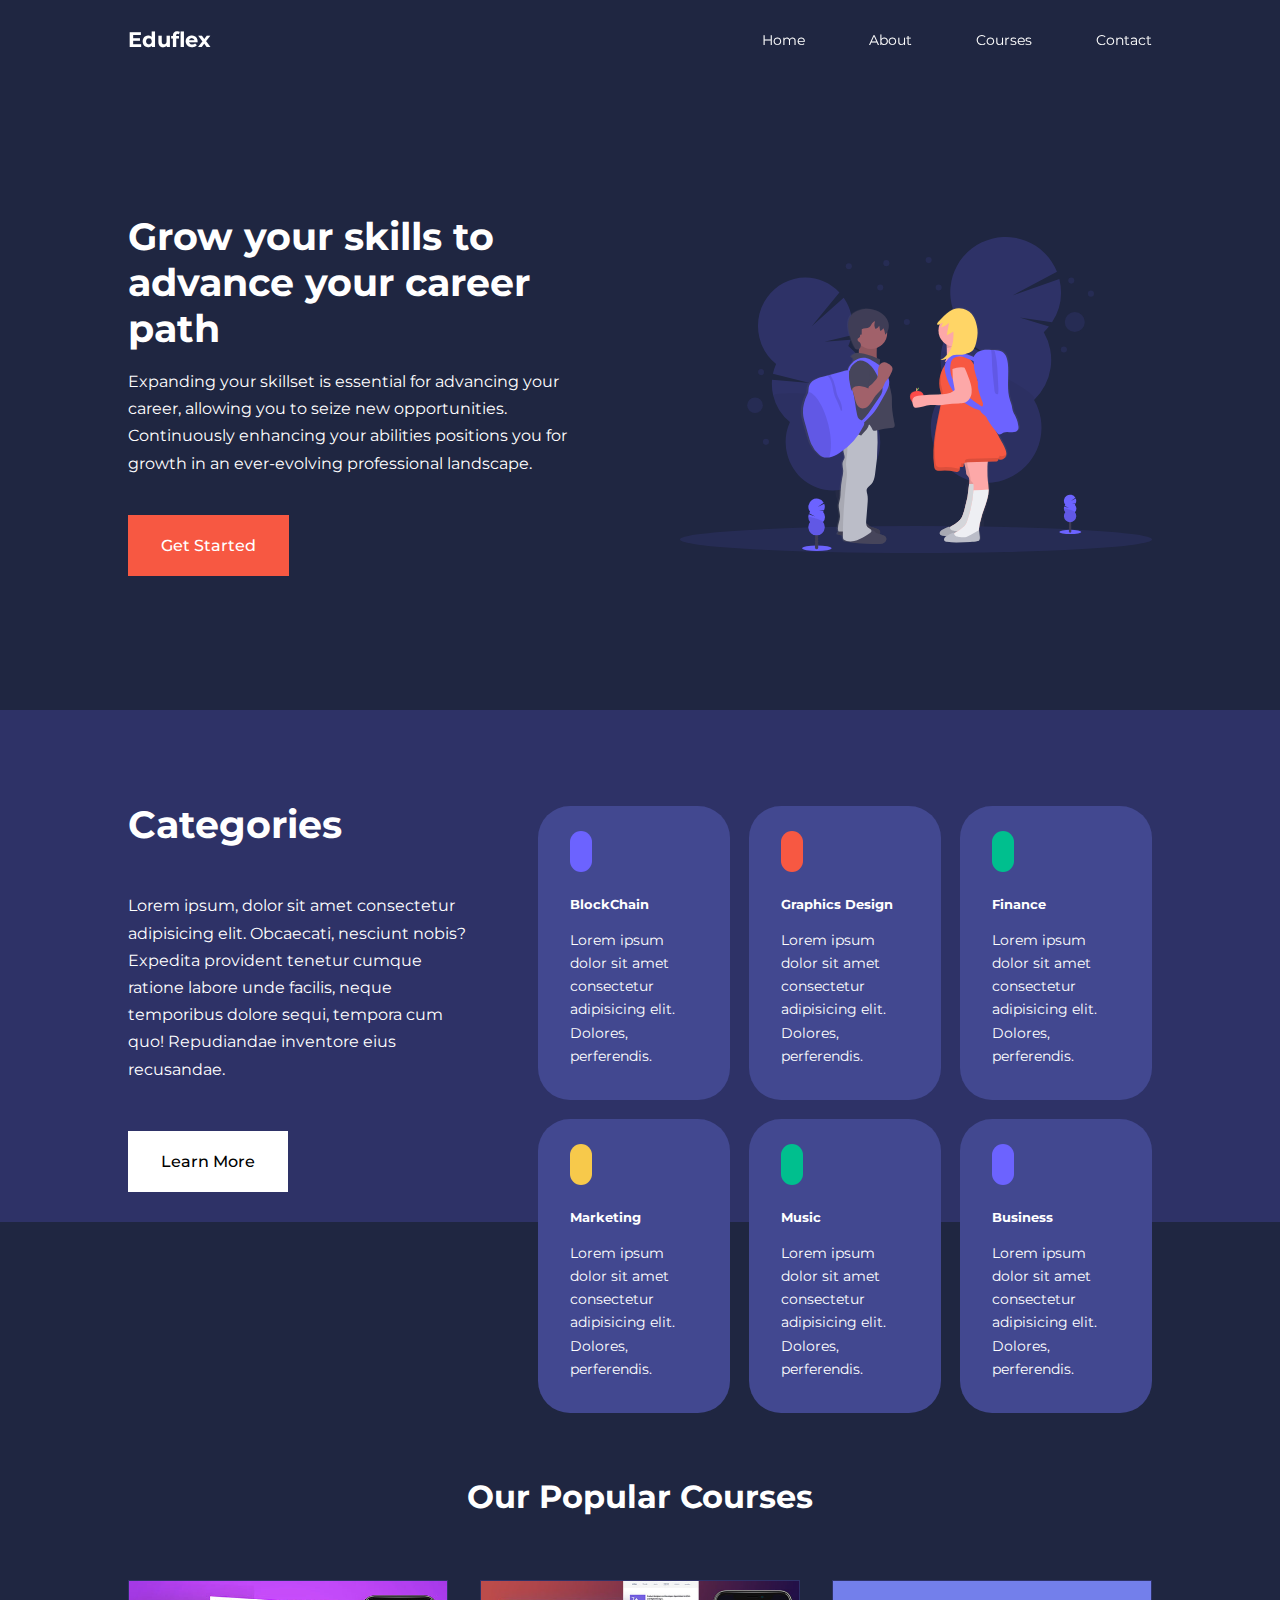
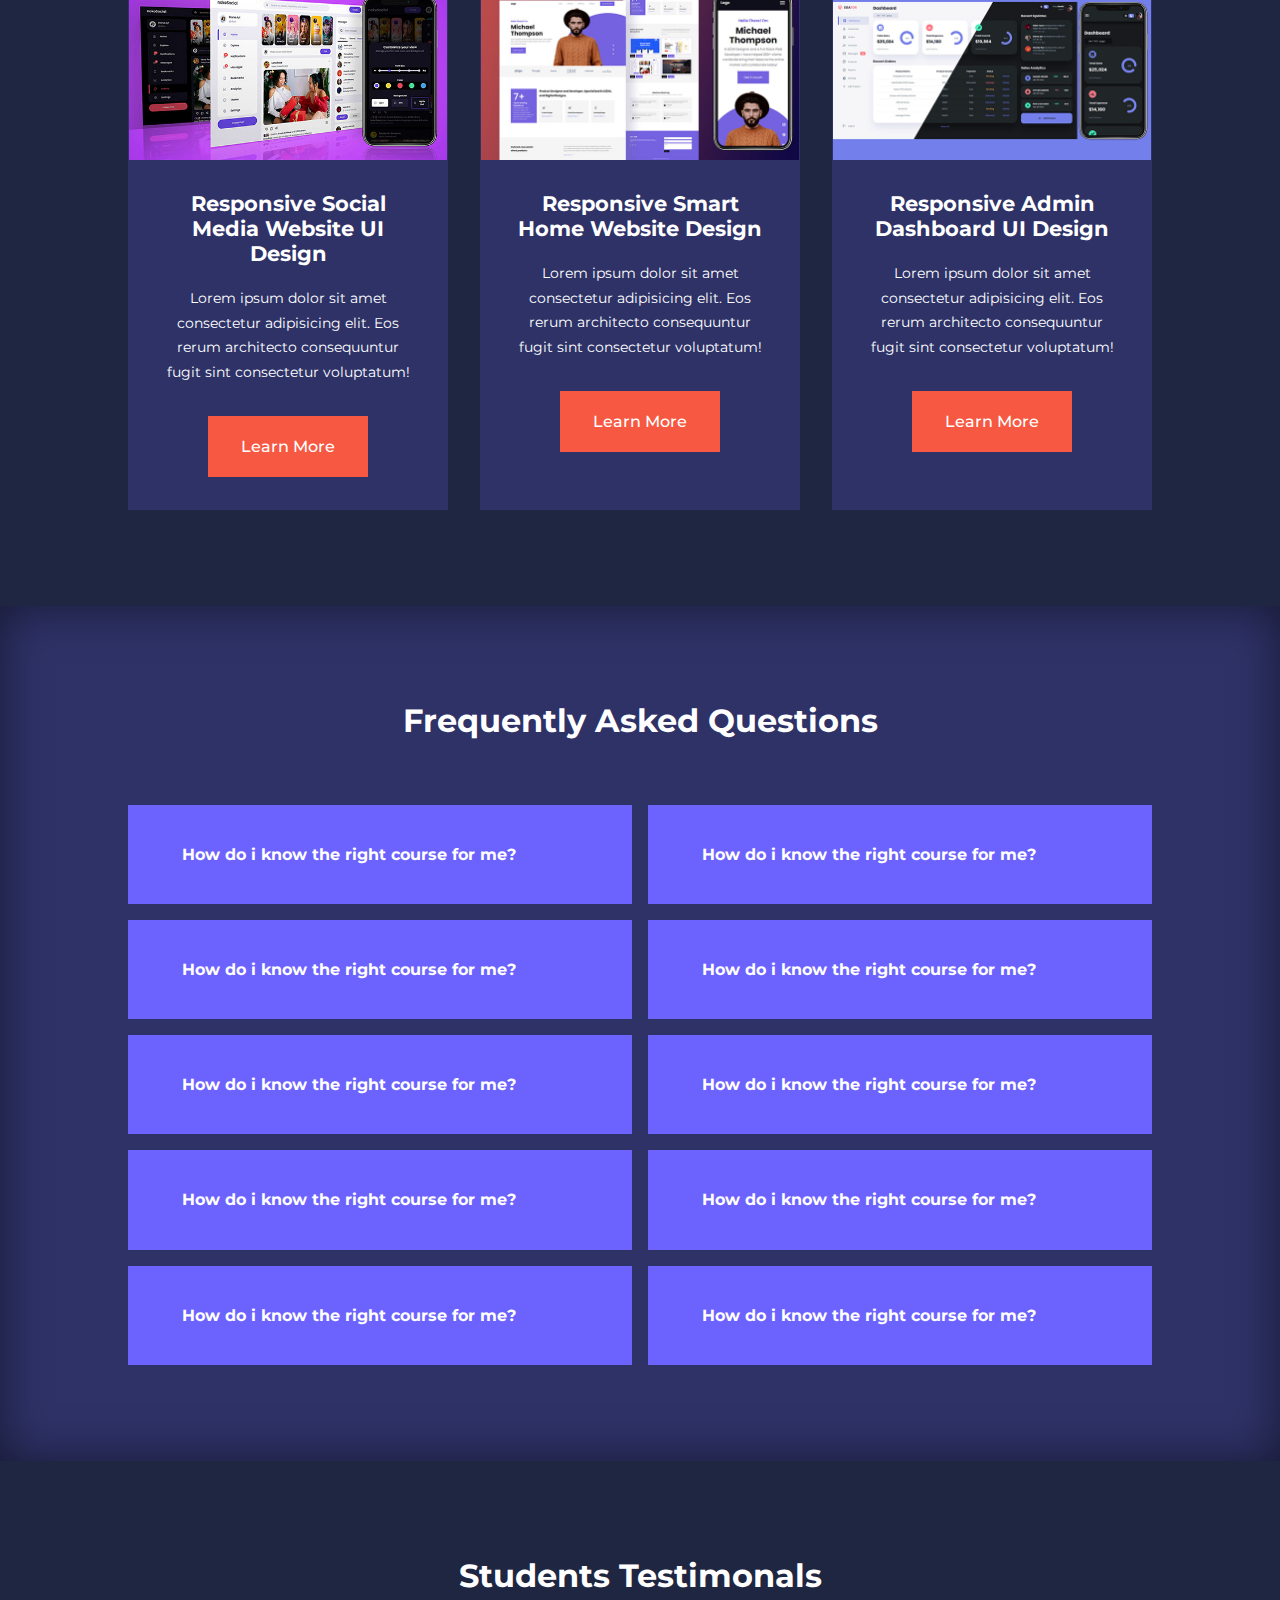
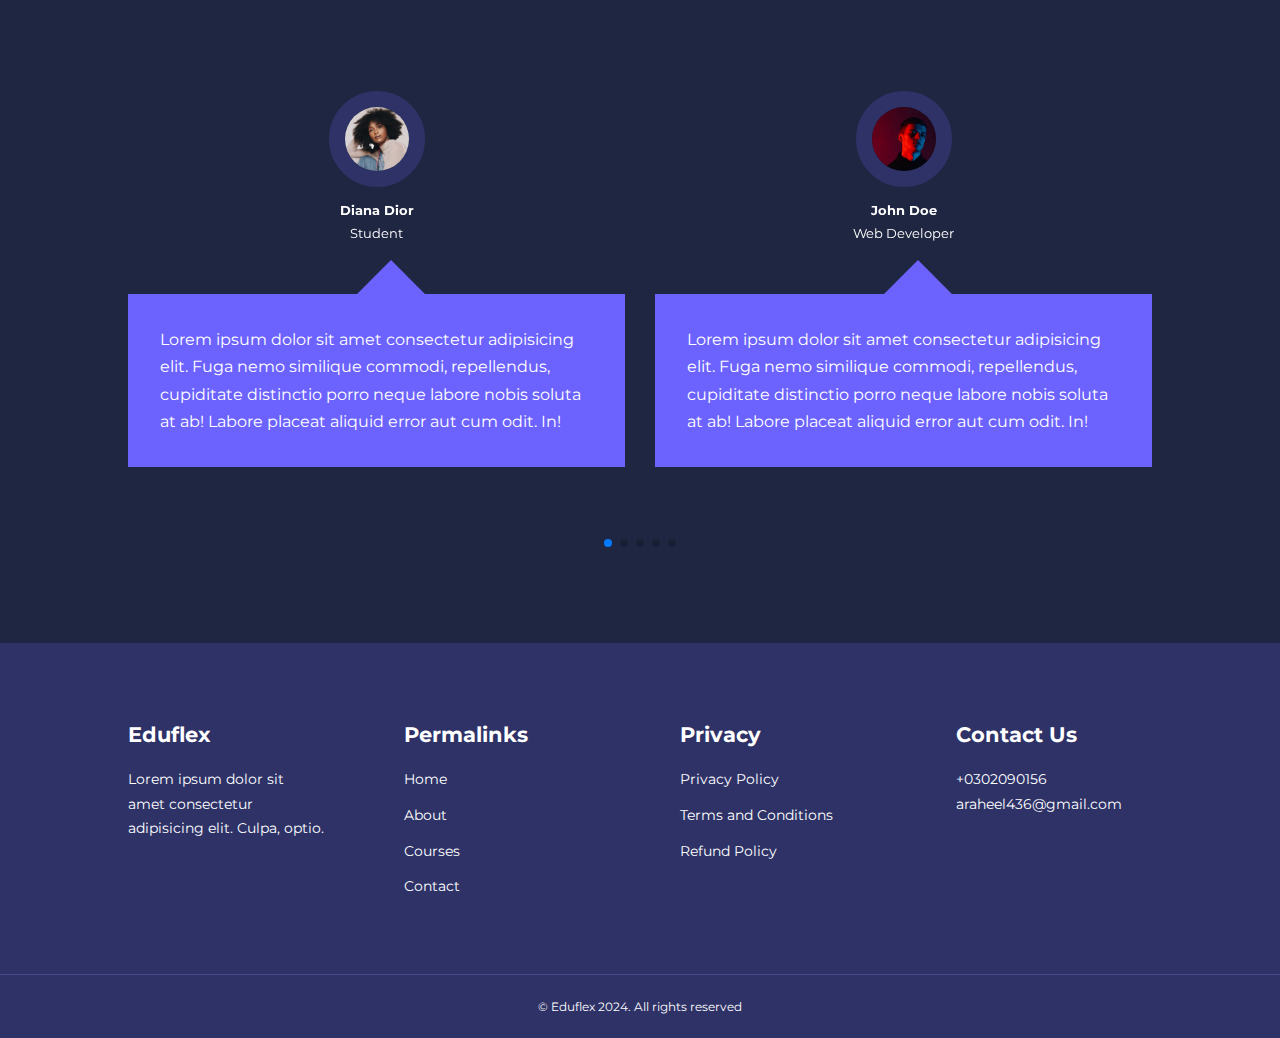
<file: index.html>
<!DOCTYPE html>
<html lang="en">
  <head>
    <meta charset="UTF-8" />
    <meta name="viewport" content="width=device-width, initial-scale=1.0" />
    <title>Education Website</title>
    <link rel="stylesheet" href="./css/style.css" />
    <!-- fontawesome cdn -->
    <link
      rel="stylesheet"
      href="https://cdnjs.cloudflare.com/ajax/libs/font-awesome/6.6.0/css/all.min.css"
      integrity="sha512-Kc323vGBEqzTmouAECnVceyQqyqdsSiqLQISBL29aUW4U/M7pSPA/gEUZQqv1cwx4OnYxTxve5UMg5GT6L4JJg=="
      crossorigin="anonymous"
      referrerpolicy="no-referrer"
    />
    <!-- Google fonts Montserrat -->
    <link rel="preconnect" href="https://fonts.googleapis.com" />
    <link rel="preconnect" href="https://fonts.gstatic.com" crossorigin />
    <link
      href="https://fonts.googleapis.com/css2?family=Montserrat:ital,wght@0,100..900;1,100..900&display=swap"
      rel="stylesheet"
    />
    <!-- Swiper JS Cdn -->
    <link
      rel="stylesheet"
      href="https://cdn.jsdelivr.net/npm/swiper@11/swiper-bundle.min.css"
    />
  </head>
  <body>
    <!-- Navbar start -->
    <nav>
      <div class="container nav__container">
        <a href="index.html"><h4>Eduflex</h4></a>
        <ul class="nav__menu">
          <li><a href="index.html">Home</a></li>
          <li><a href="./pages/about.html">About</a></li>
          <li><a href="./pages/courses.html">Courses</a></li>
          <li><a href="./pages/contact.html">Contact</a></li>
        </ul>
        <button id="open-menu-btn">
          <i class="fa-solid fa-bars"></i>
        </button>
        <button id="close-menu-btn">
          <i class="fa-solid fa-xmark"></i>
        </button>
      </div>
    </nav>
    <!-- Navbar end -->

    <header>
      <div class="container header__container">
        <div class="header__left">
          <h1>Grow your skills to advance your career path</h1>
          <p>
            Expanding your skillset is essential for advancing your career,
            allowing you to seize new opportunities. Continuously enhancing your
            abilities positions you for growth in an ever-evolving professional
            landscape.
          </p>
          <a href="./pages/courses.html" class="btn btn-primary">Get Started</a>
        </div>
        <div class="header__right">
          <div class="header__right-image">
            <img
              src="./images/header.svg"
              alt="header image"
              draggable="false"
            />
          </div>
        </div>
      </div>
    </header>
    <!-- Header end -->

    <section class="categories">
      <div class="container categories__container">
        <div class="categories__left">
          <h1>Categories</h1>
          <p>
            Lorem ipsum, dolor sit amet consectetur adipisicing elit. Obcaecati,
            nesciunt nobis? Expedita provident tenetur cumque ratione labore
            unde facilis, neque temporibus dolore sequi, tempora cum quo!
            Repudiandae inventore eius recusandae.
          </p>
          <a href="#" class="btn">Learn More</a>
        </div>
        <div class="categories__right">
          <article class="category">
            <span class="category__icon"
              ><i class="fa-brands fa-bitcoin"></i
            ></span>
            <h5>BlockChain</h5>
            <p>
              Lorem ipsum dolor sit amet consectetur adipisicing elit. Dolores,
              perferendis.
            </p>
          </article>
          <article class="category">
            <span class="category__icon"
              ><i class="fa-solid fa-palette"></i
            ></span>
            <h5>Graphics Design</h5>
            <p>
              Lorem ipsum dolor sit amet consectetur adipisicing elit. Dolores,
              perferendis.
            </p>
          </article>
          <article class="category">
            <span class="category__icon"
              ><i class="fa-solid fa-coins"></i
            ></span>
            <h5>Finance</h5>
            <p>
              Lorem ipsum dolor sit amet consectetur adipisicing elit. Dolores,
              perferendis.
            </p>
          </article>
          <article class="category">
            <span class="category__icon"
              ><i class="fa-solid fa-bullhorn"></i
            ></span>
            <h5>Marketing</h5>
            <p>
              Lorem ipsum dolor sit amet consectetur adipisicing elit. Dolores,
              perferendis.
            </p>
          </article>
          <article class="category">
            <span class="category__icon"
              ><i class="fa-solid fa-music"></i
            ></span>
            <h5>Music</h5>
            <p>
              Lorem ipsum dolor sit amet consectetur adipisicing elit. Dolores,
              perferendis.
            </p>
          </article>
          <article class="category">
            <span class="category__icon"
              ><i class="fa-solid fa-briefcase"></i
            ></span>
            <h5>Business</h5>
            <p>
              Lorem ipsum dolor sit amet consectetur adipisicing elit. Dolores,
              perferendis.
            </p>
          </article>
        </div>
      </div>
    </section>
    <!-- Categories end -->

    <section class="courses">
      <h2>Our Popular Courses</h2>
      <div class="container courses__container">
        <article class="course">
          <div class="course__image">
            <img src="./images/course1.jpg" alt="Course " />
          </div>
          <div class="course__info">
            <h4>Responsive Social Media Website UI Design</h4>
            <p>
              Lorem ipsum dolor sit amet consectetur adipisicing elit. Eos rerum
              architecto consequuntur fugit sint consectetur voluptatum!
            </p>
            <a href="./pages/courses.html" class="btn btn-primary"
              >Learn More</a
            >
          </div>
        </article>
        <article class="course">
          <div class="course__image">
            <img src="./images/course2.jpg" alt="Course " />
          </div>
          <div class="course__info">
            <h4>Responsive Smart Home Website Design</h4>
            <p>
              Lorem ipsum dolor sit amet consectetur adipisicing elit. Eos rerum
              architecto consequuntur fugit sint consectetur voluptatum!
            </p>
            <a href="./pages/courses.html" class="btn btn-primary"
              >Learn More</a
            >
          </div>
        </article>
        <article class="course">
          <div class="course__image">
            <img src="./images/course3.jpg" alt="Course " />
          </div>
          <div class="course__info">
            <h4>Responsive Admin Dashboard UI Design</h4>
            <p>
              Lorem ipsum dolor sit amet consectetur adipisicing elit. Eos rerum
              architecto consequuntur fugit sint consectetur voluptatum!
            </p>
            <a href="./pages/courses.html" class="btn btn-primary"
              >Learn More</a
            >
          </div>
        </article>
      </div>
    </section>
    <!-- Popular Courses end -->

    <section class="faqs">
      <h2>Frequently Asked Questions</h2>
      <div class="container faqs__container">
        <article class="faq">
          <div class="faq__icon">
            <i class="fa-solid fa-plus"></i>
          </div>
          <div class="question__answer">
            <h4>How do i know the right course for me?</h4>
            <p>
              Lorem ipsum dolor, sit amet consectetur adipisicing elit. Aut
              nobis delectus fuga doloremque, sapiente nisi soluta molestiae
              perspiciatis? Modi incidunt laudantium nobis, sint quos fuga
              repudiandae dolorum ut at dolores.
            </p>
          </div>
        </article>
        <article class="faq">
          <div class="faq__icon">
            <i class="fa-solid fa-plus"></i>
          </div>
          <div class="question__answer">
            <h4>How do i know the right course for me?</h4>
            <p>
              Lorem ipsum dolor, sit amet consectetur adipisicing elit. Aut
              nobis delectus fuga doloremque, sapiente nisi soluta molestiae
              perspiciatis? Modi incidunt laudantium nobis, sint quos fuga
              repudiandae dolorum ut at dolores.
            </p>
          </div>
        </article>
        <article class="faq">
          <div class="faq__icon">
            <i class="fa-solid fa-plus"></i>
          </div>
          <div class="question__answer">
            <h4>How do i know the right course for me?</h4>
            <p>
              Lorem ipsum dolor, sit amet consectetur adipisicing elit. Aut
              nobis delectus fuga doloremque, sapiente nisi soluta molestiae
              perspiciatis? Modi incidunt laudantium nobis, sint quos fuga
              repudiandae dolorum ut at dolores.
            </p>
          </div>
        </article>
        <article class="faq">
          <div class="faq__icon">
            <i class="fa-solid fa-plus"></i>
          </div>
          <div class="question__answer">
            <h4>How do i know the right course for me?</h4>
            <p>
              Lorem ipsum dolor, sit amet consectetur adipisicing elit. Aut
              nobis delectus fuga doloremque, sapiente nisi soluta molestiae
              perspiciatis? Modi incidunt laudantium nobis, sint quos fuga
              repudiandae dolorum ut at dolores.
            </p>
          </div>
        </article>
        <article class="faq">
          <div class="faq__icon">
            <i class="fa-solid fa-plus"></i>
          </div>
          <div class="question__answer">
            <h4>How do i know the right course for me?</h4>
            <p>
              Lorem ipsum dolor, sit amet consectetur adipisicing elit. Aut
              nobis delectus fuga doloremque, sapiente nisi soluta molestiae
              perspiciatis? Modi incidunt laudantium nobis, sint quos fuga
              repudiandae dolorum ut at dolores.
            </p>
          </div>
        </article>
        <article class="faq">
          <div class="faq__icon">
            <i class="fa-solid fa-plus"></i>
          </div>
          <div class="question__answer">
            <h4>How do i know the right course for me?</h4>
            <p>
              Lorem ipsum dolor, sit amet consectetur adipisicing elit. Aut
              nobis delectus fuga doloremque, sapiente nisi soluta molestiae
              perspiciatis? Modi incidunt laudantium nobis, sint quos fuga
              repudiandae dolorum ut at dolores.
            </p>
          </div>
        </article>
        <article class="faq">
          <div class="faq__icon">
            <i class="fa-solid fa-plus"></i>
          </div>
          <div class="question__answer">
            <h4>How do i know the right course for me?</h4>
            <p>
              Lorem ipsum dolor, sit amet consectetur adipisicing elit. Aut
              nobis delectus fuga doloremque, sapiente nisi soluta molestiae
              perspiciatis? Modi incidunt laudantium nobis, sint quos fuga
              repudiandae dolorum ut at dolores.
            </p>
          </div>
        </article>
        <article class="faq">
          <div class="faq__icon">
            <i class="fa-solid fa-plus"></i>
          </div>
          <div class="question__answer">
            <h4>How do i know the right course for me?</h4>
            <p>
              Lorem ipsum dolor, sit amet consectetur adipisicing elit. Aut
              nobis delectus fuga doloremque, sapiente nisi soluta molestiae
              perspiciatis? Modi incidunt laudantium nobis, sint quos fuga
              repudiandae dolorum ut at dolores.
            </p>
          </div>
        </article>
        <article class="faq">
          <div class="faq__icon">
            <i class="fa-solid fa-plus"></i>
          </div>
          <div class="question__answer">
            <h4>How do i know the right course for me?</h4>
            <p>
              Lorem ipsum dolor, sit amet consectetur adipisicing elit. Aut
              nobis delectus fuga doloremque, sapiente nisi soluta molestiae
              perspiciatis? Modi incidunt laudantium nobis, sint quos fuga
              repudiandae dolorum ut at dolores.
            </p>
          </div>
        </article>
        <article class="faq">
          <div class="faq__icon">
            <i class="fa-solid fa-plus"></i>
          </div>
          <div class="question__answer">
            <h4>How do i know the right course for me?</h4>
            <p>
              Lorem ipsum dolor, sit amet consectetur adipisicing elit. Aut
              nobis delectus fuga doloremque, sapiente nisi soluta molestiae
              perspiciatis? Modi incidunt laudantium nobis, sint quos fuga
              repudiandae dolorum ut at dolores.
            </p>
          </div>
        </article>
      </div>
    </section>
    <!-- Faqs end -->

    <!-- This parent is having a mySwiper class(Swiper Js) -->
    <section class="container testimonials__container mySwiper">
      <h2>Students Testimonals</h2>
      <!-- The parent is having a swiper-wrapper class(Swiper Js) -->
      <div class="swiper-wrapper">
        <!-- Each testimonial is having a swiper-slide class(Swiper Js) -->
        <article class="testimonial swiper-slide">
          <div class="avatar">
            <img src="./images/avatar1.jpg" alt="avatar" />
          </div>
          <div class="testimonial__info">
            <h5>Diana Dior</h5>
            <small>Student</small>
          </div>
          <div class="testimonial__body">
            <p>
              Lorem ipsum dolor sit amet consectetur adipisicing elit. Fuga nemo
              similique commodi, repellendus, cupiditate distinctio porro neque
              labore nobis soluta at ab! Labore placeat aliquid error aut cum
              odit. In!
            </p>
          </div>
        </article>
        <article class="testimonial swiper-slide">
          <div class="avatar">
            <img src="./images/avatar2.jpg" alt="avatar" />
          </div>
          <div class="testimonial__info">
            <h5>John Doe</h5>
            <small>Web Developer</small>
          </div>
          <div class="testimonial__body">
            <p>
              Lorem ipsum dolor sit amet consectetur adipisicing elit. Fuga nemo
              similique commodi, repellendus, cupiditate distinctio porro neque
              labore nobis soluta at ab! Labore placeat aliquid error aut cum
              odit. In!
            </p>
          </div>
        </article>
        <article class="testimonial swiper-slide">
          <div class="avatar">
            <img src="./images/avatar3.jpg" alt="avatar" />
          </div>
          <div class="testimonial__info">
            <h5>Paul walker</h5>
            <small>Student</small>
          </div>
          <div class="testimonial__body">
            <p>
              Lorem ipsum dolor sit amet consectetur adipisicing elit. Fuga nemo
              similique commodi, repellendus, cupiditate distinctio porro neque
              labore nobis soluta at ab! Labore placeat aliquid error aut cum
              odit. In!
            </p>
          </div>
        </article>
        <article class="testimonial swiper-slide">
          <div class="avatar">
            <img src="./images/avatar4.jpg" alt="avatar" />
          </div>
          <div class="testimonial__info">
            <h5>Ayzel khan</h5>
            <small>Student</small>
          </div>
          <div class="testimonial__body">
            <p>
              Lorem ipsum dolor sit amet consectetur adipisicing elit. Fuga nemo
              similique commodi, repellendus, cupiditate distinctio porro neque
              labore nobis soluta at ab! Labore placeat aliquid error aut cum
              odit. In!
            </p>
          </div>
        </article>
        <article class="testimonial swiper-slide">
          <div class="avatar">
            <img src="./images/avatar5.jpg" alt="avatar" />
          </div>
          <div class="testimonial__info">
            <h5>Katia vandeze</h5>
            <small>Lawyer</small>
          </div>
          <div class="testimonial__body">
            <p>
              Lorem ipsum dolor sit amet consectetur adipisicing elit. Fuga nemo
              similique commodi, repellendus, cupiditate distinctio porro neque
              labore nobis soluta at ab! Labore placeat aliquid error aut cum
              odit. In!
            </p>
          </div>
        </article>
        <article class="testimonial swiper-slide">
          <div class="avatar">
            <img src="./images/avatar6.jpg" alt="avatar" />
          </div>
          <div class="testimonial__info">
            <h5>Scarlet Johanson</h5>
            <small>Actor</small>
          </div>
          <div class="testimonial__body">
            <p>
              Lorem ipsum dolor sit amet consectetur adipisicing elit. Fuga nemo
              similique commodi, repellendus, cupiditate distinctio porro neque
              labore nobis soluta at ab! Labore placeat aliquid error aut cum
              odit. In!
            </p>
          </div>
        </article>
      </div>
      <div class="swiper-pagination"></div>
    </section>
    <!-- Testimonials end -->

    <footer>
      <div class="container footer__container">
        <div class="footer__1">
          <a href="index.html" class="footer__logo"><h4>Eduflex</h4></a>
          <p>
            Lorem ipsum dolor sit amet consectetur adipisicing elit. Culpa,
            optio.
          </p>
        </div>
        <div class="footer__2">
          <h4>Permalinks</h4>
          <ul class="permalinks">
            <li><a href="index.html">Home</a></li>
            <li><a href="./pages/about.html">About</a></li>
            <li><a href="./pages/courses.html">Courses</a></li>
            <li><a href="./pages/contact.html">Contact</a></li>
          </ul>
        </div>
        <div class="footer__3">
          <h4>Privacy</h4>
          <ul class="privacy">
            <li><a href="#">Privacy Policy</a></li>
            <li><a href="#">Terms and Conditions</a></li>
            <li><a href="#">Refund Policy</a></li>
          </ul>
        </div>
        <div class="footer__4">
          <h4>Contact Us</h4>
          <div>
            <p>+0302090156</p>
            <p>araheel436@gmail.com</p>
          </div>
          <ul class="footer__socials">
            <li>
              <a href="#"><i class="fa-brands fa-facebook"></i></a>
            </li>
            <li>
              <a href="#"><i class="fa-brands fa-instagram"></i></a>
            </li>
            <li>
              <a href="#"><i class="fa-brands fa-twitter"></i></a>
            </li>
            <li>
              <a href="#"><i class="fa-brands fa-linkedin"></i></a>
            </li>
          </ul>
        </div>
      </div>
      <div class="footer__copyright">
        <small>&copy; Eduflex 2024. All rights reserved</small>
      </div>
    </footer>
    <!-- Footer end -->

    <!-- Swiper JS -->
    <script src="https://cdn.jsdelivr.net/npm/swiper@11/swiper-bundle.min.js"></script>
    <!-- JS Script -->
    <script src="./scripts/script.js"></script>
    <!-- For testimonial since it is only on home page -->
    <script>
      var swiper = new Swiper(".mySwiper", {
        slidesPerView: 1,
        spaceBetween: 30,
        pagination: {
          el: ".swiper-pagination",
          clickable: true,
        },
        // when screen width is >= 600px
        breakpoints: {
          600: {
            slidesPerView: 2,
          },
        },
      });
    </script>
  </body>
</html>
</file>
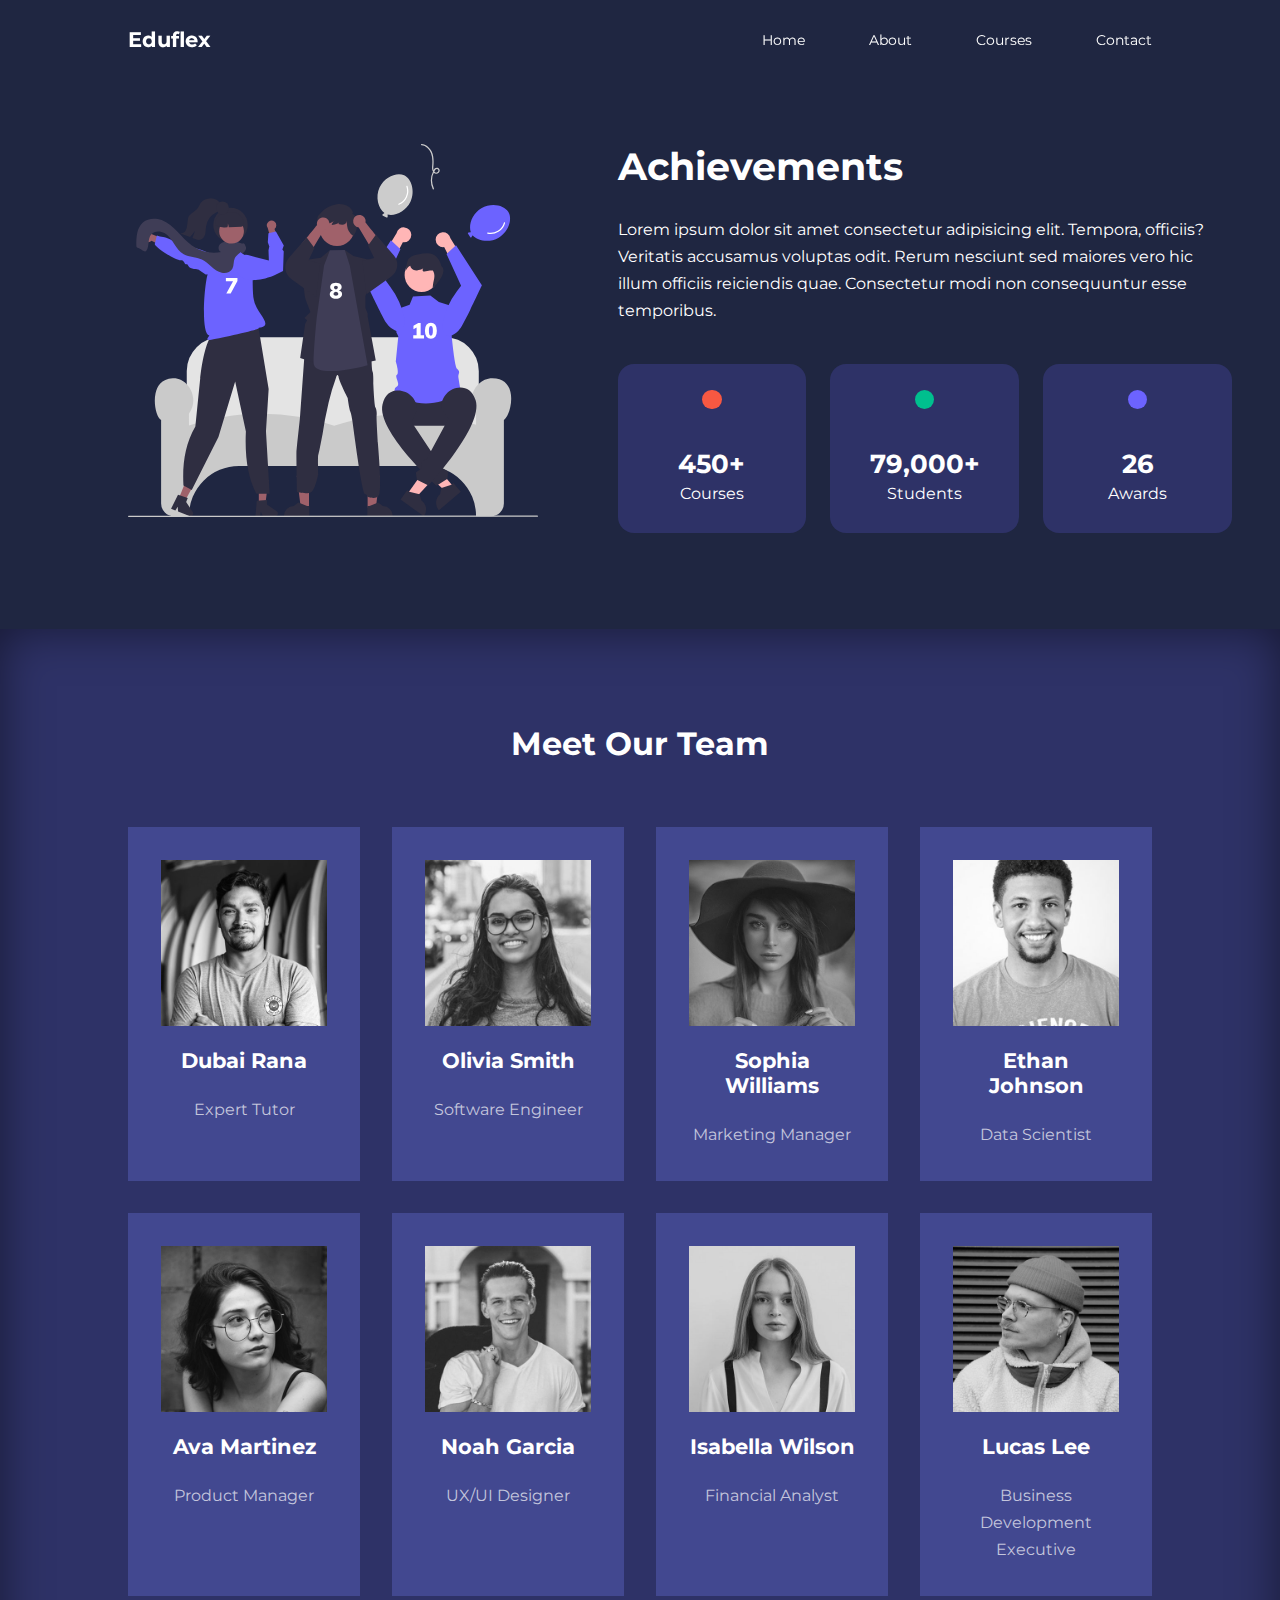
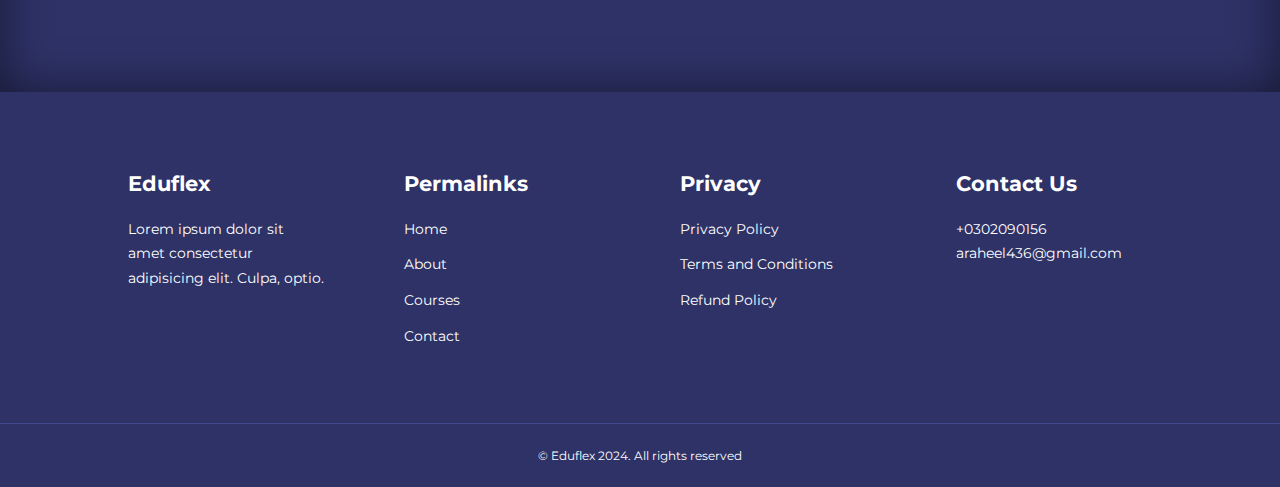
<file: pages/about.html>
<!DOCTYPE html>
<html lang="en">
  <head>
    <meta charset="UTF-8" />
    <meta name="viewport" content="width=device-width, initial-scale=1.0" />
    <title>Education Website</title>
    <!-- css files -->
    <link rel="stylesheet" href="../css/style.css" />
    <link rel="stylesheet" href="../css/about.css" />
    <!-- fontawesome cdn -->
    <link
      rel="stylesheet"
      href="https://cdnjs.cloudflare.com/ajax/libs/font-awesome/6.6.0/css/all.min.css"
      integrity="sha512-Kc323vGBEqzTmouAECnVceyQqyqdsSiqLQISBL29aUW4U/M7pSPA/gEUZQqv1cwx4OnYxTxve5UMg5GT6L4JJg=="
      crossorigin="anonymous"
      referrerpolicy="no-referrer"
    />
    <!-- Google fonts Montserrat -->
    <link rel="preconnect" href="https://fonts.googleapis.com" />
    <link rel="preconnect" href="https://fonts.gstatic.com" crossorigin />
    <link
      href="https://fonts.googleapis.com/css2?family=Montserrat:ital,wght@0,100..900;1,100..900&display=swap"
      rel="stylesheet"
    />
    <!-- Swiper JS Cdn -->
    <link
      rel="stylesheet"
      href="https://cdn.jsdelivr.net/npm/swiper@11/swiper-bundle.min.css"
    />
  </head>
  <body>
    <!-- Navbar start -->
    <nav>
      <div class="container nav__container">
        <a href="../index.html"><h4>Eduflex</h4></a>
        <ul class="nav__menu">
          <li><a href="../index.html">Home</a></li>
          <li><a href="../pages/about.html">About</a></li>
          <li><a href="../pages/courses.html">Courses</a></li>
          <li><a href="../pages/contact.html">Contact</a></li>
        </ul>
        <button id="open-menu-btn">
          <i class="fa-solid fa-bars"></i>
        </button>
        <button id="close-menu-btn">
          <i class="fa-solid fa-xmark"></i>
        </button>
      </div>
    </nav>
    <!-- Navbar end -->

    <section class="about__achievements">
      <div class="container about__achievements-container">
        <div class="about__achievements-left">
          <img
            src="../images/about achievements.svg"
            alt=""
            draggable="false"
          />
        </div>
        <div class="about__achievements-right">
          <h1>Achievements</h1>
          <p>
            Lorem ipsum dolor sit amet consectetur adipisicing elit. Tempora,
            officiis? Veritatis accusamus voluptas odit. Rerum nesciunt sed
            maiores vero hic illum officiis reiciendis quae. Consectetur modi
            non consequuntur esse temporibus.
          </p>
          <div class="achievements__cards">
            <article class="achievement__card">
              <span class="achievement__icon">
                <i class="fa-solid fa-video"></i>
              </span>
              <h3>450+</h3>
              <p>Courses</p>
            </article>
            <article class="achievement__card">
              <span class="achievement__icon">
                <i class="fa-solid fa-user-group"></i>
              </span>
              <h3>79,000+</h3>
              <p>Students</p>
            </article>
            <article class="achievement__card">
              <span class="achievement__icon">
                <i class="fa-solid fa-trophy"></i>
              </span>
              <h3>26</h3>
              <p>Awards</p>
            </article>
          </div>
        </div>
      </div>
    </section>
    <!-- About achievements end -->

    <section class="team">
      <h2>Meet Our Team</h2>
      <div class="container team__container">
        <article class="team__member">
          <div class="team__member-image">
            <img src="../images/tm1.jpg" alt="" />
          </div>
          <div class="team__member-info">
            <h4>Dubai Rana</h4>
            <p>Expert Tutor</p>
          </div>
          <div class="team__member-socials">
            <a href="https://www.instagram.com" target="_blank"
              ><i class="fa-brands fa-instagram"></i
            ></a>
            <a href="https://www.x.com" target="_blank"
              ><i class="fa-brands fa-twitter"></i
            ></a>
            <a href="https://www.linkedin.com" target="_blank"
              ><i class="fa-brands fa-linkedin"></i
            ></a>
          </div>
        </article>
        <article class="team__member">
          <div class="team__member-image">
            <img src="../images/tm2.jpg" alt="" />
          </div>
          <div class="team__member-info">
            <h4>Olivia Smith</h4>
            <p>Software Engineer</p>
          </div>
          <div class="team__member-socials">
            <a href="https://www.instagram.com" target="_blank"
              ><i class="fa-brands fa-instagram"></i
            ></a>
            <a href="https://www.x.com" target="_blank"
              ><i class="fa-brands fa-twitter"></i
            ></a>
            <a href="https://www.linkedin.com" target="_blank"
              ><i class="fa-brands fa-linkedin"></i
            ></a>
          </div>
        </article>
        <article class="team__member">
          <div class="team__member-image">
            <img src="../images/tm3.jpg" alt="" />
          </div>
          <div class="team__member-info">
            <h4>Sophia Williams</h4>
            <p>Marketing Manager</p>
          </div>
          <div class="team__member-socials">
            <a href="https://www.instagram.com" target="_blank"
              ><i class="fa-brands fa-instagram"></i
            ></a>
            <a href="https://www.x.com" target="_blank"
              ><i class="fa-brands fa-twitter"></i
            ></a>
            <a href="https://www.linkedin.com" target="_blank"
              ><i class="fa-brands fa-linkedin"></i
            ></a>
          </div>
        </article>
        <article class="team__member">
          <div class="team__member-image">
            <img src="../images/tm4.jpg" alt="" />
          </div>
          <div class="team__member-info">
            <h4>Ethan Johnson</h4>
            <p>Data Scientist</p>
          </div>
          <div class="team__member-socials">
            <a href="https://www.instagram.com" target="_blank"
              ><i class="fa-brands fa-instagram"></i
            ></a>
            <a href="https://www.x.com" target="_blank"
              ><i class="fa-brands fa-twitter"></i
            ></a>
            <a href="https://www.linkedin.com" target="_blank"
              ><i class="fa-brands fa-linkedin"></i
            ></a>
          </div>
        </article>
        <article class="team__member">
          <div class="team__member-image">
            <img src="../images/tm5.jpg" alt="" />
          </div>
          <div class="team__member-info">
            <h4>Ava Martinez</h4>
            <p>Product Manager</p>
          </div>
          <div class="team__member-socials">
            <a href="https://www.instagram.com" target="_blank"
              ><i class="fa-brands fa-instagram"></i
            ></a>
            <a href="https://www.x.com" target="_blank"
              ><i class="fa-brands fa-twitter"></i
            ></a>
            <a href="https://www.linkedin.com" target="_blank"
              ><i class="fa-brands fa-linkedin"></i
            ></a>
          </div>
        </article>
        <article class="team__member">
          <div class="team__member-image">
            <img src="../images/tm6.jpg" alt="" />
          </div>
          <div class="team__member-info">
            <h4>Noah Garcia</h4>
            <p>UX/UI Designer</p>
          </div>
          <div class="team__member-socials">
            <a href="https://www.instagram.com" target="_blank"
              ><i class="fa-brands fa-instagram"></i
            ></a>
            <a href="https://www.x.com" target="_blank"
              ><i class="fa-brands fa-twitter"></i
            ></a>
            <a href="https://www.linkedin.com" target="_blank"
              ><i class="fa-brands fa-linkedin"></i
            ></a>
          </div>
        </article>
        <article class="team__member">
          <div class="team__member-image">
            <img src="../images/tm7.jpg" alt="" />
          </div>
          <div class="team__member-info">
            <h4>Isabella Wilson</h4>
            <p>Financial Analyst</p>
          </div>
          <div class="team__member-socials">
            <a href="https://www.instagram.com" target="_blank"
              ><i class="fa-brands fa-instagram"></i
            ></a>
            <a href="https://www.x.com" target="_blank"
              ><i class="fa-brands fa-twitter"></i
            ></a>
            <a href="https://www.linkedin.com" target="_blank"
              ><i class="fa-brands fa-linkedin"></i
            ></a>
          </div>
        </article>
        <article class="team__member">
          <div class="team__member-image">
            <img src="../images/tm8.jpg" alt="" />
          </div>
          <div class="team__member-info">
            <h4>Lucas Lee</h4>
            <p>Business Development Executive</p>
          </div>
          <div class="team__member-socials">
            <a href="https://www.instagram.com" target="_blank"
              ><i class="fa-brands fa-instagram"></i
            ></a>
            <a href="https://www.x.com" target="_blank"
              ><i class="fa-brands fa-twitter"></i
            ></a>
            <a href="https://www.linkedin.com" target="_blank"
              ><i class="fa-brands fa-linkedin"></i
            ></a>
          </div>
        </article>
      </div>
    </section>
    <!-- Team section end -->

    <footer>
      <div class="container footer__container">
        <div class="footer__1">
          <a href="index.html" class="footer__logo"><h4>Eduflex</h4></a>
          <p>
            Lorem ipsum dolor sit amet consectetur adipisicing elit. Culpa,
            optio.
          </p>
        </div>
        <div class="footer__2">
          <h4>Permalinks</h4>
          <ul class="permalinks">
            <li><a href="index.html">Home</a></li>
            <li><a href="./pages/about.html">About</a></li>
            <li><a href="./pages/courses.html">Courses</a></li>
            <li><a href="./pages/contact.html">Contact</a></li>
          </ul>
        </div>
        <div class="footer__3">
          <h4>Privacy</h4>
          <ul class="privacy">
            <li><a href="#">Privacy Policy</a></li>
            <li><a href="#">Terms and Conditions</a></li>
            <li><a href="#">Refund Policy</a></li>
          </ul>
        </div>
        <div class="footer__4">
          <h4>Contact Us</h4>
          <div>
            <p>+0302090156</p>
            <p>araheel436@gmail.com</p>
          </div>
          <ul class="footer__socials">
            <li>
              <a href="#"><i class="fa-brands fa-facebook"></i></a>
            </li>
            <li>
              <a href="#"><i class="fa-brands fa-instagram"></i></a>
            </li>
            <li>
              <a href="#"><i class="fa-brands fa-twitter"></i></a>
            </li>
            <li>
              <a href="#"><i class="fa-brands fa-linkedin"></i></a>
            </li>
          </ul>
        </div>
      </div>
      <div class="footer__copyright">
        <small>&copy; Eduflex 2024. All rights reserved</small>
      </div>
    </footer>
    <!-- Footer end -->

    <!-- JS Script -->
    <script src="../scripts/script.js"></script>
  </body>
</html>
</file>
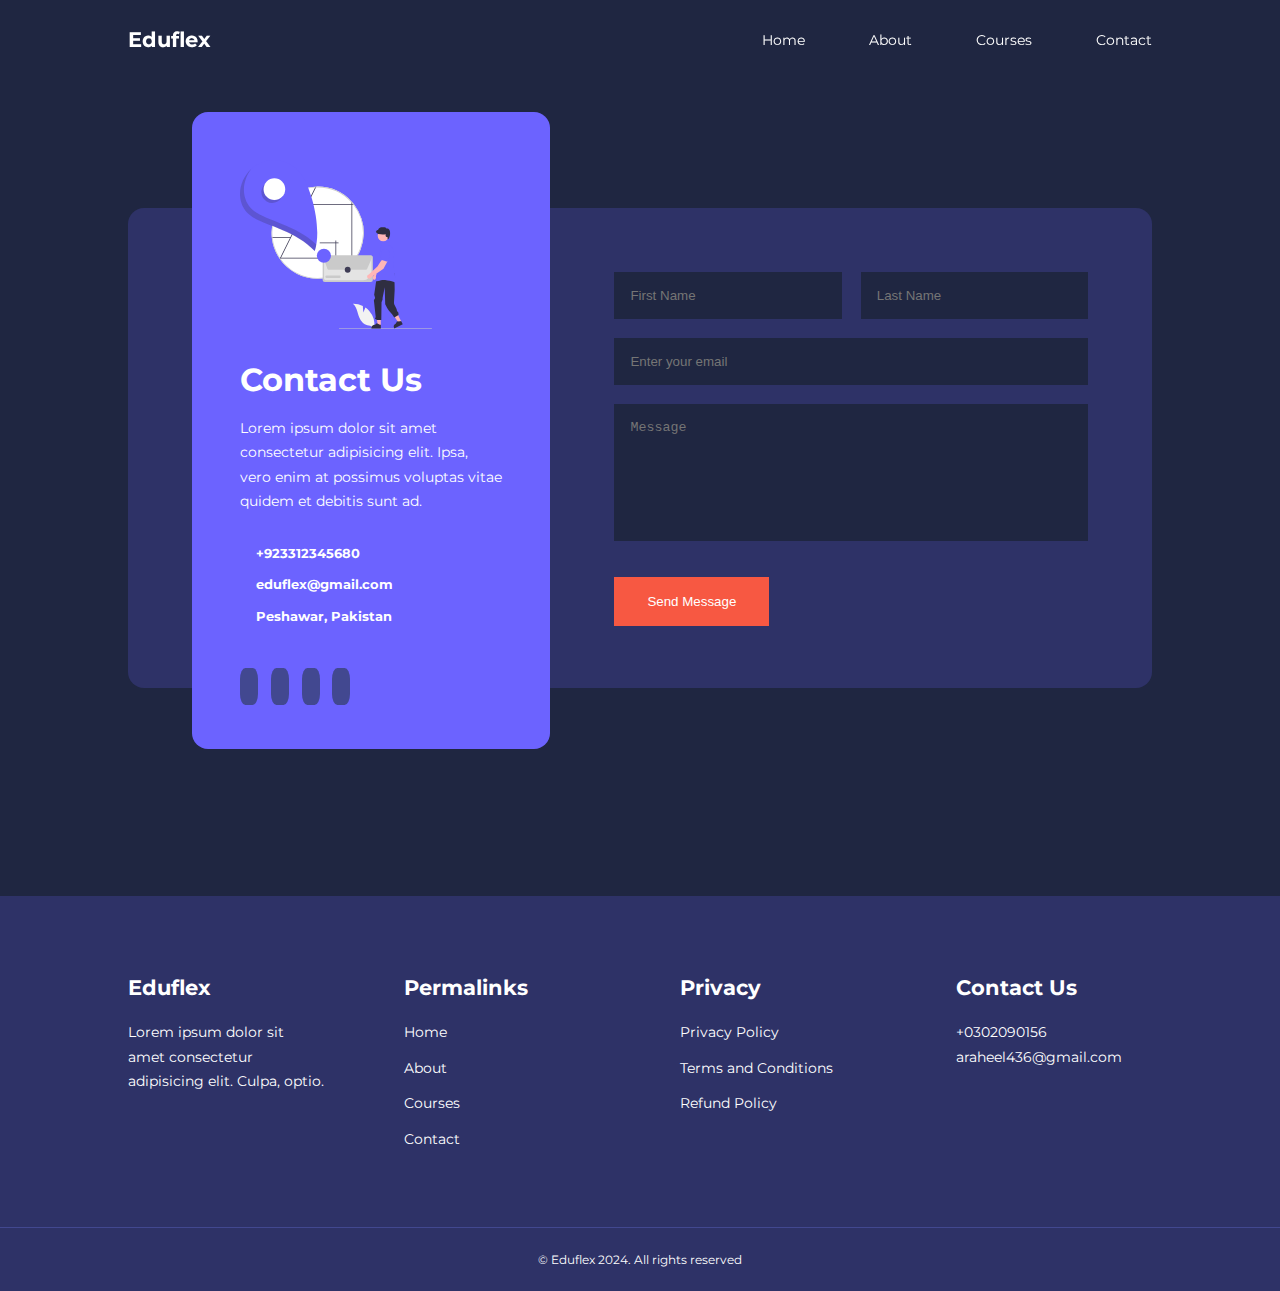
<file: pages/contact.html>
<!DOCTYPE html>
<html lang="en">
  <head>
    <meta charset="UTF-8" />
    <meta name="viewport" content="width=device-width, initial-scale=1.0" />
    <title>Education Website</title>
    <!-- css files -->
    <link rel="stylesheet" href="../css/style.css" />
    <link rel="stylesheet" href="../css/contact.css" />
    <!-- fontawesome cdn -->
    <link
      rel="stylesheet"
      href="https://cdnjs.cloudflare.com/ajax/libs/font-awesome/6.6.0/css/all.min.css"
      integrity="sha512-Kc323vGBEqzTmouAECnVceyQqyqdsSiqLQISBL29aUW4U/M7pSPA/gEUZQqv1cwx4OnYxTxve5UMg5GT6L4JJg=="
      crossorigin="anonymous"
      referrerpolicy="no-referrer"
    />
    <!-- Google fonts Montserrat -->
    <link rel="preconnect" href="https://fonts.googleapis.com" />
    <link rel="preconnect" href="https://fonts.gstatic.com" crossorigin />
    <link
      href="https://fonts.googleapis.com/css2?family=Montserrat:ital,wght@0,100..900;1,100..900&display=swap"
      rel="stylesheet"
    />
    <!-- Swiper JS Cdn -->
    <link
      rel="stylesheet"
      href="https://cdn.jsdelivr.net/npm/swiper@11/swiper-bundle.min.css"
    />
  </head>
  <body>
    <!-- Navbar start -->
    <nav>
      <div class="container nav__container">
        <a href="../index.html"><h4>Eduflex</h4></a>
        <ul class="nav__menu">
          <li><a href="../index.html">Home</a></li>
          <li><a href="../pages/about.html">About</a></li>
          <li><a href="../pages/courses.html">Courses</a></li>
          <li><a href="../pages/contact.html">Contact</a></li>
        </ul>
        <button id="open-menu-btn">
          <i class="fa-solid fa-bars"></i>
        </button>
        <button id="close-menu-btn">
          <i class="fa-solid fa-xmark"></i>
        </button>
      </div>
    </nav>
    <!-- Navbar end -->

    <section class="contact">
      <div class="container contact__container">
        <aside class="contact__aside">
          <div class="aside__image">
            <img
              src="../images/contact.svg"
              alt="aside image"
              draggable="false"
            />
          </div>
          <h2>Contact Us</h2>
          <p>
            Lorem ipsum dolor sit amet consectetur adipisicing elit. Ipsa, vero
            enim at possimus voluptas vitae quidem et debitis sunt ad.
          </p>
          <ul class="contact__details">
            <li>
              <i class="fa-solid fa-phone"></i>
              <h5>+923312345680</h5>
            </li>
            <li>
              <i class="fa-regular fa-envelope"></i>
              <h5>eduflex@gmail.com</h5>
            </li>
            <li>
              <i class="fa-solid fa-location-dot"></i>
              <h5>Peshawar, Pakistan</h5>
            </li>
          </ul>
          <ul class="contact__socials">
            <li>
              <a href="https://www.facebook.com">
                <i class="fa-brands fa-facebook"></i>
              </a>
            </li>
            <li>
              <a href="https://www.instagram.com">
                <i class="fa-brands fa-instagram"></i>
              </a>
            </li>
            <li>
              <a href="https://www.twitter.com">
                <i class="fa-brands fa-twitter"></i>
              </a>
            </li>
            <li>
              <a href="https://www.linkedin.com">
                <i class="fa-brands fa-linkedin"></i>
              </a>
            </li>
          </ul>
        </aside>
        <form
          class="contact__form"
          action="https://formspree.io/f/xldrkroa"
          method="POST"
        >
          <div class="form__name">
            <input
              type="text"
              name="First Name"
              placeholder="First Name"
              required
            />
            <input
              type="text"
              name="Last Name"
              placeholder="Last Name"
              required
            />
          </div>
          <input
            type="email"
            name="Email"
            placeholder="Enter your email"
            required
          />
          <textarea
            name="Message"
            placeholder="Message"
            rows="7"
            required
          ></textarea>
          <button type="submit" class="btn btn-primary">Send Message</button>
        </form>
      </div>
    </section>

    <footer>
      <div class="container footer__container">
        <div class="footer__1">
          <a href="index.html" class="footer__logo"><h4>Eduflex</h4></a>
          <p>
            Lorem ipsum dolor sit amet consectetur adipisicing elit. Culpa,
            optio.
          </p>
        </div>
        <div class="footer__2">
          <h4>Permalinks</h4>
          <ul class="permalinks">
            <li><a href="index.html">Home</a></li>
            <li><a href="./pages/about.html">About</a></li>
            <li><a href="./pages/courses.html">Courses</a></li>
            <li><a href="./pages/contact.html">Contact</a></li>
          </ul>
        </div>
        <div class="footer__3">
          <h4>Privacy</h4>
          <ul class="privacy">
            <li><a href="#">Privacy Policy</a></li>
            <li><a href="#">Terms and Conditions</a></li>
            <li><a href="#">Refund Policy</a></li>
          </ul>
        </div>
        <div class="footer__4">
          <h4>Contact Us</h4>
          <div>
            <p>+0302090156</p>
            <p>araheel436@gmail.com</p>
          </div>
          <ul class="footer__socials">
            <li>
              <a href="#"><i class="fa-brands fa-facebook"></i></a>
            </li>
            <li>
              <a href="#"><i class="fa-brands fa-instagram"></i></a>
            </li>
            <li>
              <a href="#"><i class="fa-brands fa-twitter"></i></a>
            </li>
            <li>
              <a href="#"><i class="fa-brands fa-linkedin"></i></a>
            </li>
          </ul>
        </div>
      </div>
      <div class="footer__copyright">
        <small>&copy; Eduflex 2024. All rights reserved</small>
      </div>
    </footer>
    <!-- Footer end -->

    <!-- JS Script -->
    <script src="../scripts/script.js"></script>
  </body>
</html>
</file>
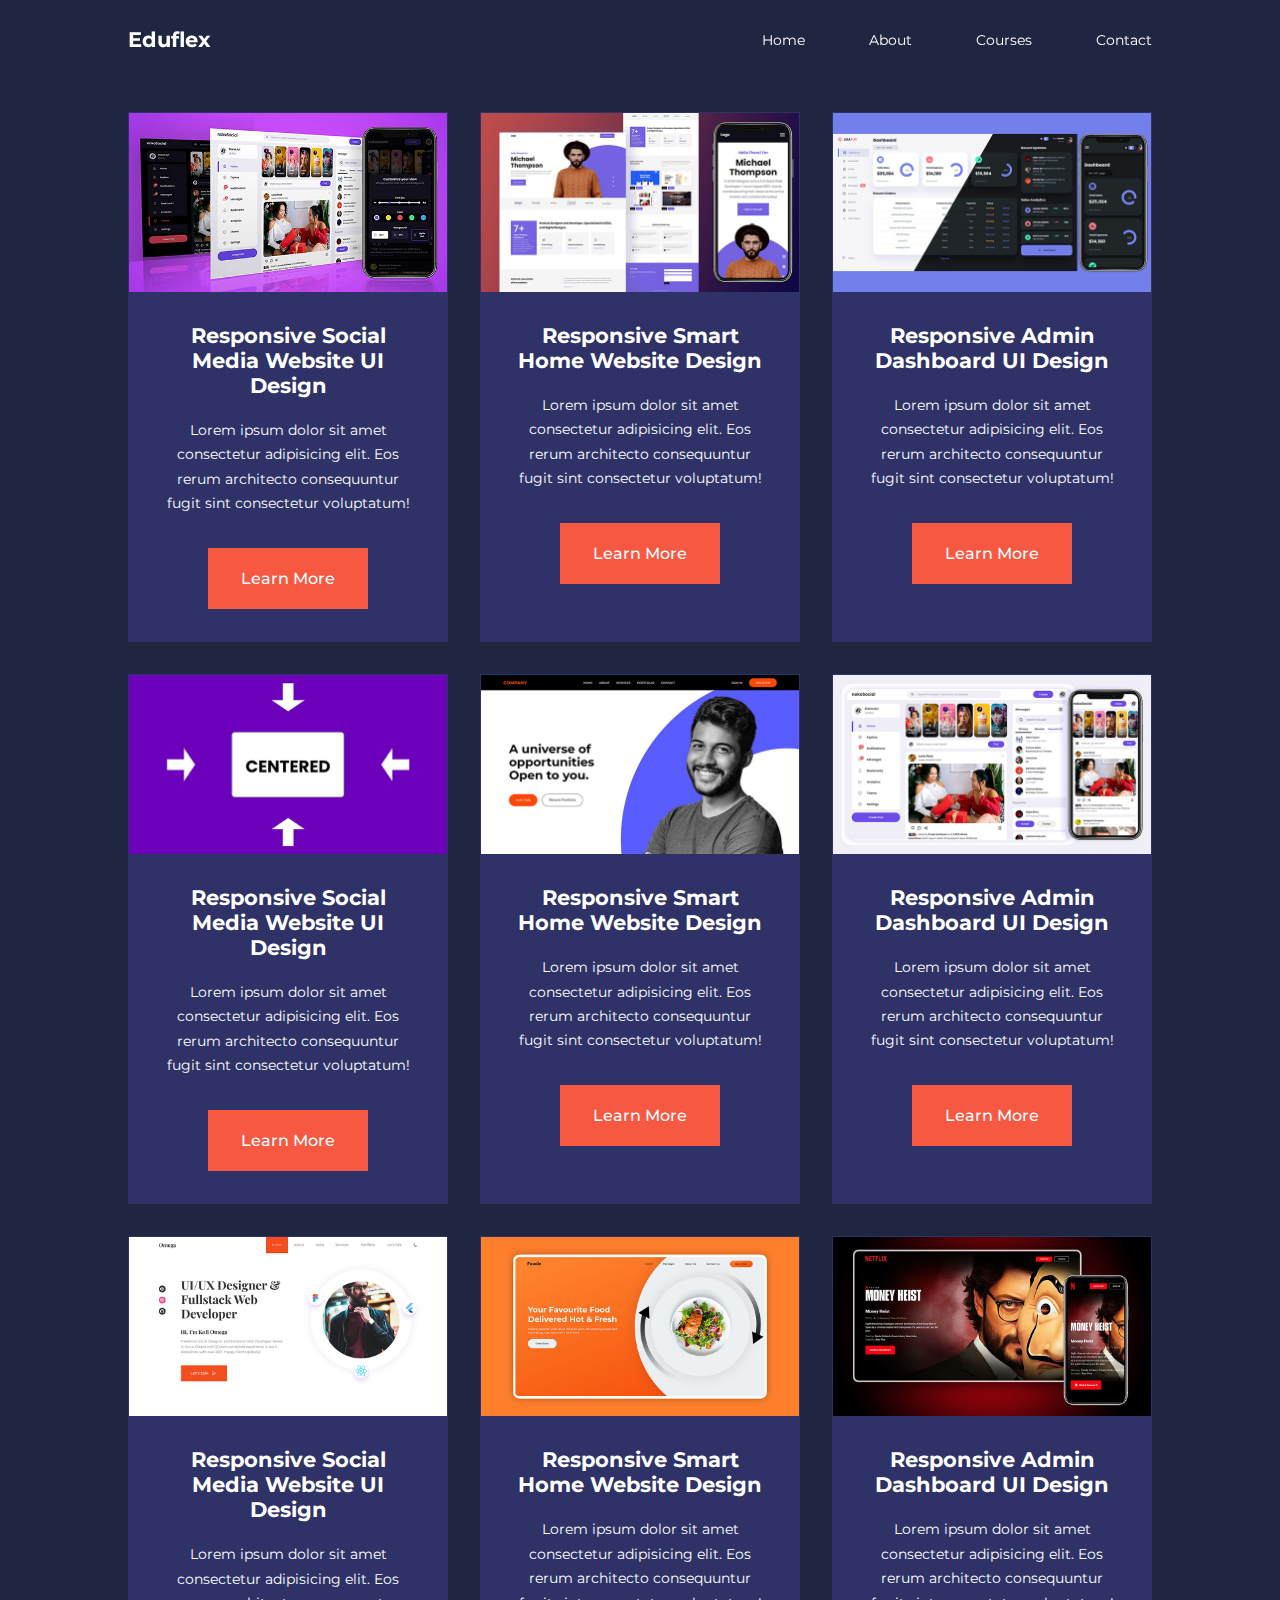
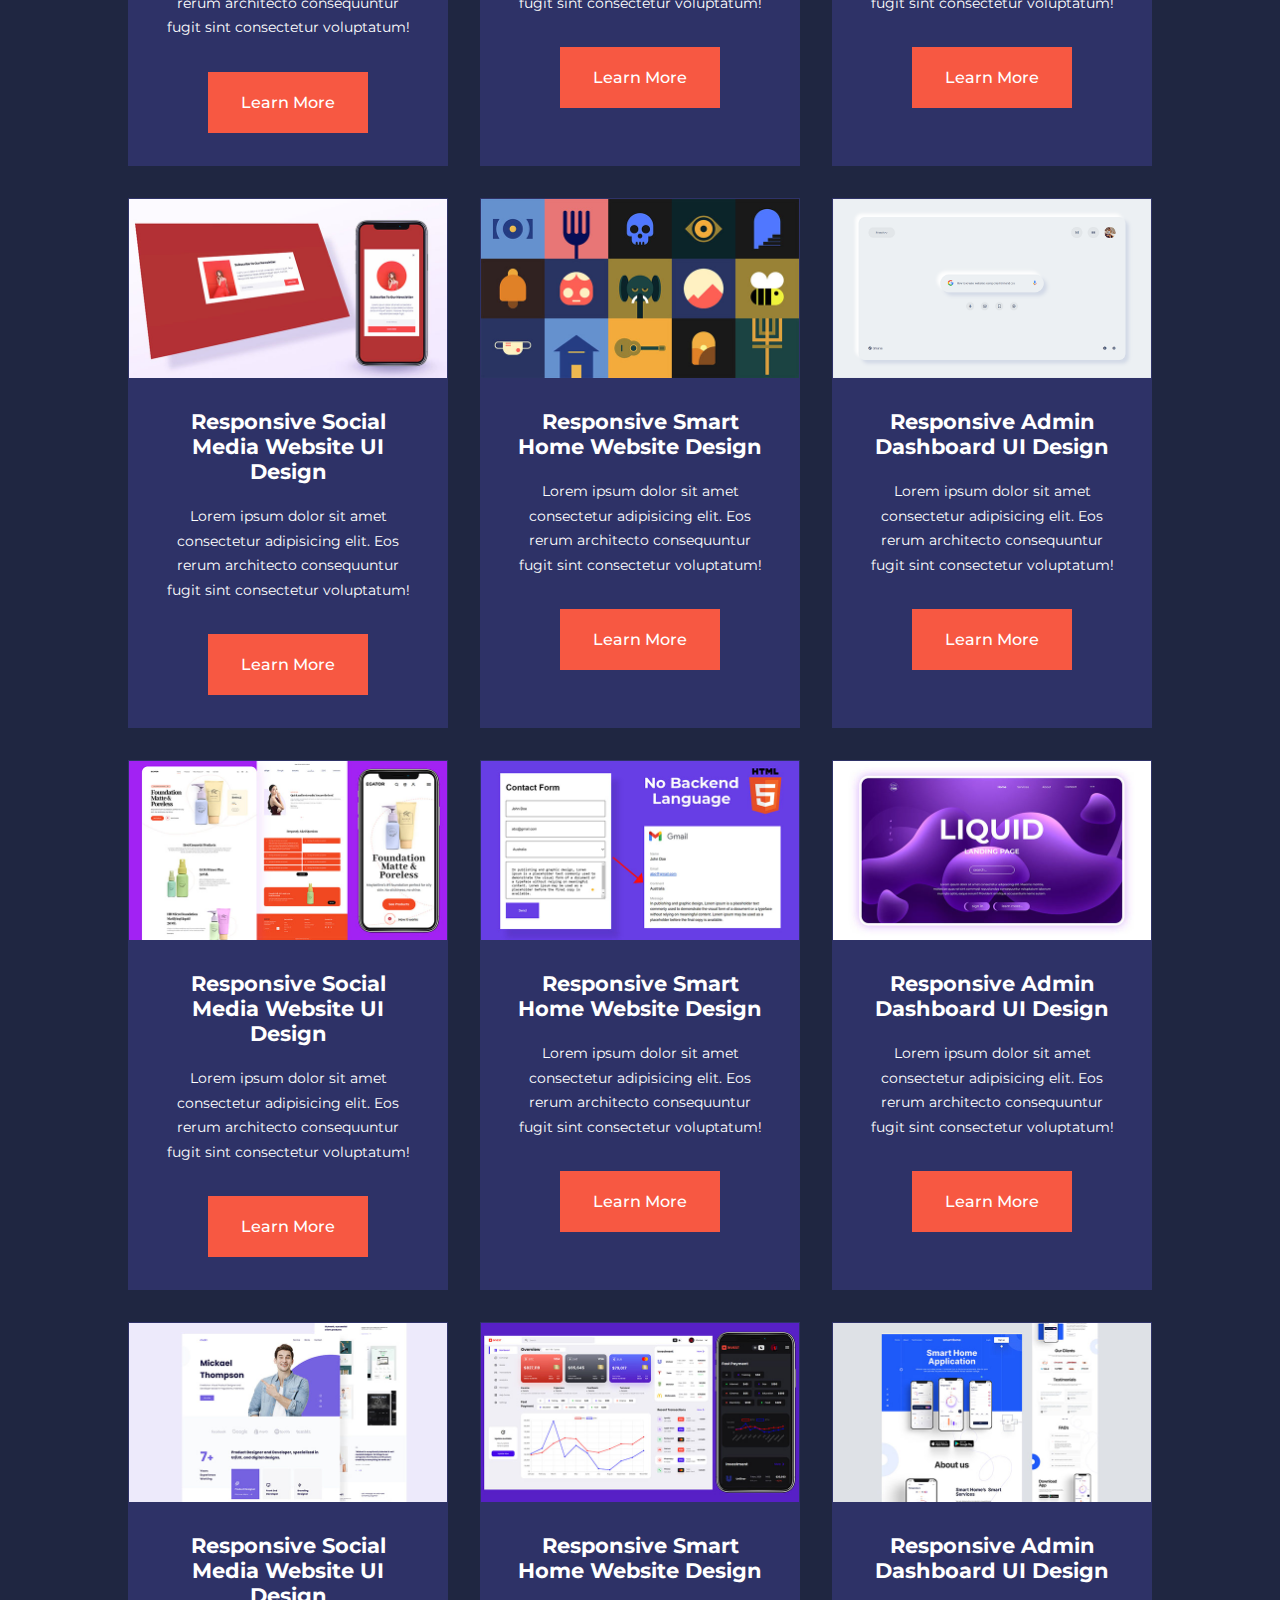
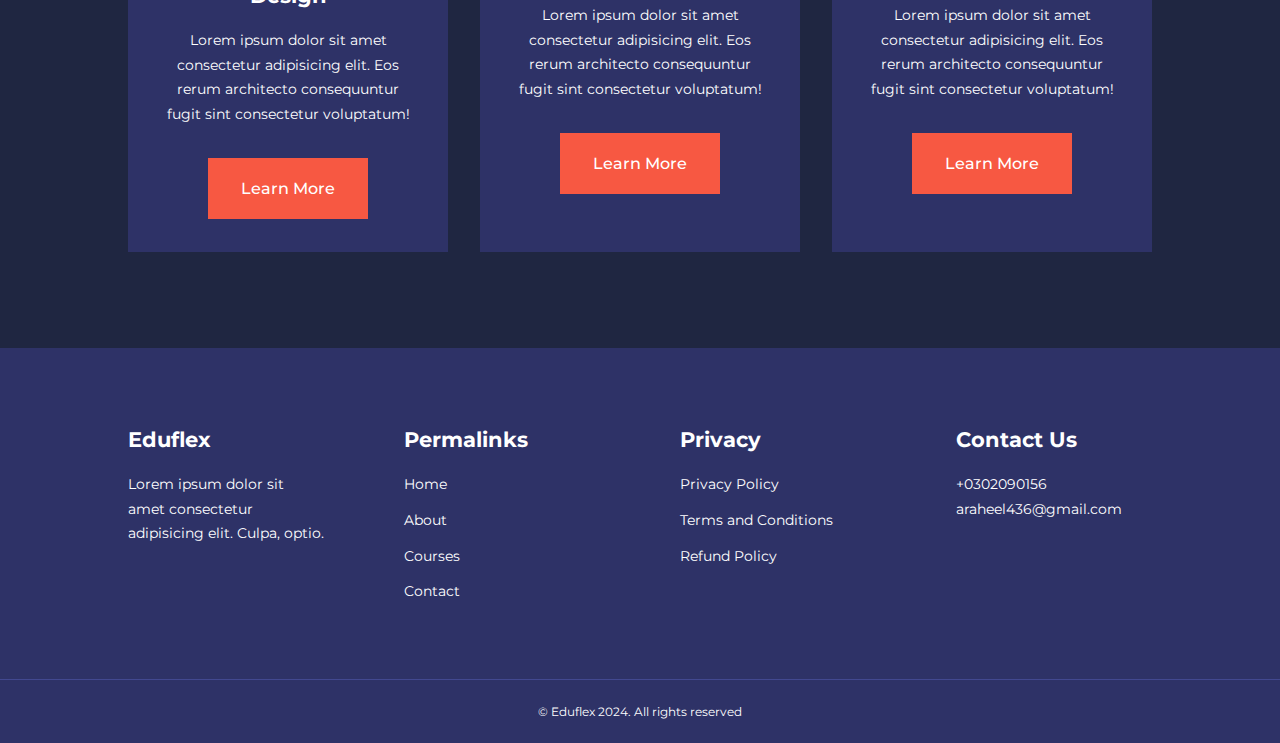
<file: pages/courses.html>
<!DOCTYPE html>
<html lang="en">
  <head>
    <meta charset="UTF-8" />
    <meta name="viewport" content="width=device-width, initial-scale=1.0" />
    <title>Education Website</title>
    <!-- css files -->
    <link rel="stylesheet" href="../css/style.css" />
    <!-- fontawesome cdn -->
    <link
      rel="stylesheet"
      href="https://cdnjs.cloudflare.com/ajax/libs/font-awesome/6.6.0/css/all.min.css"
      integrity="sha512-Kc323vGBEqzTmouAECnVceyQqyqdsSiqLQISBL29aUW4U/M7pSPA/gEUZQqv1cwx4OnYxTxve5UMg5GT6L4JJg=="
      crossorigin="anonymous"
      referrerpolicy="no-referrer"
    />
    <!-- Google fonts Montserrat -->
    <link rel="preconnect" href="https://fonts.googleapis.com" />
    <link rel="preconnect" href="https://fonts.gstatic.com" crossorigin />
    <link
      href="https://fonts.googleapis.com/css2?family=Montserrat:ital,wght@0,100..900;1,100..900&display=swap"
      rel="stylesheet"
    />
    <!-- Swiper JS Cdn -->
    <link
      rel="stylesheet"
      href="https://cdn.jsdelivr.net/npm/swiper@11/swiper-bundle.min.css"
    />
    <style>
      .courses {
        margin-top: 1rem;
      }
    </style>
  </head>
  <body>
    <!-- Navbar start -->
    <nav>
      <div class="container nav__container">
        <a href="../index.html"><h4>Eduflex</h4></a>
        <ul class="nav__menu">
          <li><a href="../index.html">Home</a></li>
          <li><a href="../pages/about.html">About</a></li>
          <li><a href="../pages/courses.html">Courses</a></li>
          <li><a href="../pages/contact.html">Contact</a></li>
        </ul>
        <button id="open-menu-btn">
          <i class="fa-solid fa-bars"></i>
        </button>
        <button id="close-menu-btn">
          <i class="fa-solid fa-xmark"></i>
        </button>
      </div>
    </nav>
    <!-- Navbar end -->

    <section class="courses">
      <div class="container courses__container"></div>
    </section>
    <!-- Popular Courses end -->

    <footer>
      <div class="container footer__container">
        <div class="footer__1">
          <a href="index.html" class="footer__logo"><h4>Eduflex</h4></a>
          <p>
            Lorem ipsum dolor sit amet consectetur adipisicing elit. Culpa,
            optio.
          </p>
        </div>
        <div class="footer__2">
          <h4>Permalinks</h4>
          <ul class="permalinks">
            <li><a href="index.html">Home</a></li>
            <li><a href="./pages/about.html">About</a></li>
            <li><a href="./pages/courses.html">Courses</a></li>
            <li><a href="./pages/contact.html">Contact</a></li>
          </ul>
        </div>
        <div class="footer__3">
          <h4>Privacy</h4>
          <ul class="privacy">
            <li><a href="#">Privacy Policy</a></li>
            <li><a href="#">Terms and Conditions</a></li>
            <li><a href="#">Refund Policy</a></li>
          </ul>
        </div>
        <div class="footer__4">
          <h4>Contact Us</h4>
          <div>
            <p>+0302090156</p>
            <p>araheel436@gmail.com</p>
          </div>
          <ul class="footer__socials">
            <li>
              <a href="#"><i class="fa-brands fa-facebook"></i></a>
            </li>
            <li>
              <a href="#"><i class="fa-brands fa-instagram"></i></a>
            </li>
            <li>
              <a href="#"><i class="fa-brands fa-twitter"></i></a>
            </li>
            <li>
              <a href="#"><i class="fa-brands fa-linkedin"></i></a>
            </li>
          </ul>
        </div>
      </div>
      <div class="footer__copyright">
        <small>&copy; Eduflex 2024. All rights reserved</small>
      </div>
    </footer>
    <!-- Footer end -->

    <!-- JS Script -->
    <script src="../scripts/script.js"></script>
    <script src="../data/data.js"></script>
    <script src="../scripts/courses.js"></script>
  </body>
</html>
</file>
<file: css/style.css>
* {
  margin: 0;
  padding: 0;
  border: none;
  outline: none;
  text-decoration: none;
  list-style: none;
  box-sizing: border-box;
}

:root {
  --color-primary: #6c63ff;
  --color-success: #00bf8e;
  --color-warning: #f7c94b;
  --color-danger: #f75842;
  --color-danger-variant: rgba(247, 88, 66, 0.4);
  --color-white: #fff;
  --color-light: rgba(255, 255, 255, 0.7);
  --color-black: #000;
  --color-bg: #1f2641;
  --color-bg1: #2e3267;
  --color-bg2: #424890;

  --container-width-lg: 80%;
  --container-width-md: 90%;
  --container-width-sm: 94%;

  --transition: all 400ms ease;
}

body {
  font-family: "Montserrat", sans-serif;
  line-height: 1.7;
  color: var(--color-white);
  background-color: var(--color-bg);
}

.container {
  width: var(--container-width-lg);
  margin: 0 auto;
}

section {
  padding: 6rem 0;
}

section h2 {
  text-align: center;
  margin-bottom: 4rem;
}

h1,
h2,
h3,
h4,
h5 {
  line-height: 1.2;
}

h1 {
  font-size: 2.4rem;
}

h2 {
  font-size: 2rem;
}

h3 {
  font-size: 1.6rem;
}

h4 {
  font-size: 1.3rem;
}

a {
  color: var(--color-white);
}

img {
  width: 100%;
  display: block;
  object-fit: cover;
}

.btn {
  display: inline-block;
  background-color: var(--color-white);
  color: var(--color-black);
  padding: 1rem 2rem;
  border: 1px solid transparent;
  font-weight: 500;
  transition: var(--transition);
}

.btn:hover {
  background: transparent;
  color: var(--color-white);
  border-color: var(--color-white);
}

.btn-primary {
  background: var(--color-danger);
  color: var(--color-white);
}

/* Navbar*/
nav {
  background-color: transparent; /*the background will change as we scroll for that initialized as transparent*/
  width: 100vw;
  height: 5rem; /*5rem = 80px*/
  position: fixed;
  top: 0;
  z-index: 11;
}

/* Change Navbar style on scroll using JS start*/
.window-scroll {
  background-color: var(--color-primary);
  box-shadow: 0 1rem 2rem rgba(0, 0, 0, 0.2);
}
/* Change Navbar style on scroll using JS end*/

.nav__container {
  height: 100%; /*100% of the parent height which is 5rem :> defined in nav selector */
  display: flex;
  justify-content: space-between;
  align-items: center;
}

nav button {
  display: none; /*will be displayed on mobile devices*/
}

.nav__menu {
  display: flex;
  align-items: center;
  gap: 4rem;
}

.nav__menu a {
  font-size: 0.9rem;
  transition: var(--transition);
}

.nav__menu a:hover {
  color: var(--color-bg2);
}

/*Header*/
header {
  height: 70vh;
  position: relative;
  top: 5rem; /*pushing it 5rem down from the top which is under the navbar*/
  overflow: hidden; /*below 70vh any content of header tag will be hidden*/
  margin-bottom: 5rem;
}

.header__container {
  display: grid;
  grid-template-columns: 1fr 1fr; /*split into 2 equal parts*/
  align-items: center;
  gap: 5rem;
  height: 100%; /*100% of 70vh*/
}

.header__left p {
  margin: 1rem 0 2.4rem; /*top, left-right, bottom*/
}

/*Categories Section*/

.categories {
  background-color: var(--color-bg1);
  height: 32rem;
}

.categories h1 {
  line-height: 1;
  margin-bottom: 3rem;
}

.categories__container {
  display: grid;
  grid-template-columns: 40% 60%;
}
.categories__left {
  margin-right: 4rem;
}
.categories__left p {
  margin: 1rem 0 3rem;
}

.categories__right {
  display: grid;
  grid-template-columns: repeat(3, 1fr);
  gap: 1.2rem;
}

.category {
  background-color: var(--color-bg2);
  padding: 2rem;
  border-radius: 2rem;
  transition: var(--transition);
}

.category:hover {
  box-shadow: 0 3rem 3rem rgba(0, 0, 0, 0.3);
  z-index: 1;
}

.category:nth-child(2) .category__icon {
  background-color: var(--color-danger);
}
.category:nth-child(3) .category__icon {
  background-color: var(--color-success);
}

.category:nth-child(4) .category__icon {
  background-color: var(--color-warning);
}

.category:nth-child(5) .category__icon {
  background-color: var(--color-success);
}

.category__icon {
  background-color: var(--color-primary);
  padding: 0.7rem;
  border-radius: 0.9rem;
}

.category h5 {
  margin: 2rem 0rem 1rem;
}

.category p {
  font-size: 0.85rem;
}

/*Popular Courses Section*/

.courses {
  margin-top: 10rem;
}

.courses__container {
  display: grid;
  grid-template-columns: repeat(3, 1fr);
  gap: 2rem;
}

.course {
  background-color: var(--color-bg1);
  text-align: center;
  border: 1px solid transparent;
  transition: var(--transition);
}

.course:hover {
  background: transparent;
  border-color: var(--color-primary);
}

.course__info {
  padding: 2rem;
}
.course__info p {
  margin: 1.2rem 0 2rem;
  font-size: 0.9rem;
}

/*Faqs Section*/
.faqs {
  background-color: var(--color-bg1);
  box-shadow: inset 0 0 3rem rgba(0, 0, 0, 0.5);
}

.faqs__container {
  display: grid;
  grid-template-columns: 1fr 1fr;
  gap: 1rem;
}

.faq {
  padding: 2rem;
  display: flex;
  align-items: center;
  gap: 1.4rem;
  height: fit-content;
  background-color: var(--color-primary);
  cursor: pointer;
}

.faq h4 {
  font-size: 1rem;
  line-height: 2.2;
}

.faq p {
  margin-top: 0.8rem;
  display: none;
}

.faq.open p {
  /* any faq with the class open their P tag will be set to display block */
  display: block;
}

.faq__icon {
  align-self: flex-start;
  font-size: 1.2rem;
}

/*Testimonial Section*/

.testimonials__container {
  overflow-x: hidden;
  position: relative;
  margin-bottom: 5rem;
}

.testimonial {
  padding-top: 2rem;
}

.avatar {
  width: 6rem;
  height: 6rem;
  border-radius: 50%;
  overflow: hidden;
  margin: 0 auto 1rem;
  border: 1rem solid var(--color-bg1);
}

.testimonial__info {
  text-align: center;
}

.testimonial__body {
  background-color: var(--color-primary);
  padding: 2rem;
  margin-top: 3rem;
  position: relative;
}

.testimonial__body::before {
  content: "";
  display: block;
  background: var(--color-primary);
  width: 3rem;
  height: 3rem;
  position: absolute;
  left: 48%;
  top: -1.5rem;
  transform: rotate(45deg);
  z-index: -1;
}

/* Footer Section */

footer {
  background-color: var(--color-bg1);
  padding-top: 5rem;
  font-size: 0.9rem;
}

.footer__container {
  display: grid;
  grid-template-columns: repeat(4, 1fr);
  gap: 5rem;
}

.footer__container > div h4 {
  margin-bottom: 1.2rem;
}

.footer__1 p {
  margin: 0 0 2rem;
}

footer ul li {
  margin-bottom: 0.7rem;
}

footer ul li a:hover {
  text-decoration: underline;
}

.footer__socials {
  display: flex;
  gap: 1rem;
  font-size: 1.2rem;
  margin-top: 2rem;
}

.footer__copyright {
  text-align: center;
  margin-top: 4rem;
  padding: 1.2rem 0;
  border-top: 1px solid var(--color-bg2);
}

/* Responsiveness (Tablets)*/

@media screen and (max-width: 1024px) {
  .container {
    width: var(--container-width-md);
  }
  h1 {
    font-size: 2.2rem;
  }
  h2 {
    font-size: 1.7rem;
  }
  h3 {
    font-size: 1.4rem;
  }
  h4 {
    font-size: 1.2rem;
  }
  /* Navbar */
  nav button {
    display: inline-block;
    background: transparent;
    font-size: 1.8rem;
    color: var(--color-white);
    cursor: pointer;
  }

  nav button#close-menu-btn {
    display: none;
  }

  .nav__menu {
    position: fixed;
    top: 5rem;
    right: 5%;
    height: fit-content;
    width: 18rem;
    flex-direction: column;
    gap: 0;
    display: none;
  }

  .nav__menu li {
    width: 100%;
    height: 5.8rem;
  }

  .nav__menu li a {
    display: grid;
    background: var(--color-primary);
    box-shadow: -4rem 6rem 10rem rgba(0, 0, 0, 0.6);
    width: 100%;
    height: 100%;
    place-items: center;
  }
  .nav__menu li a:hover {
    background-color: var(--color-bg2);
    color: var(--color-white);
  }

  /*Header*/
  header {
    height: 52vh;
    margin-bottom: 4rem;
  }

  .header__container {
    gap: 0;
    padding-bottom: 3rem;
  }

  /*Categories Section*/
  .categories {
    height: auto;
  }

  .categories__container {
    grid-template-columns: 1fr;
    gap: 3rem;
  }

  .categories__left {
    margin-right: 0;
  }

  /*Popular Courses Section*/
  .courses {
    margin-top: 0;
  }

  .courses__container {
    grid-template-columns: 1fr 1fr;
  }

  /*Faqs Section*/
  .faqs__container {
    grid-template-columns: 1fr;
  }
  .faq {
    padding: 1.5rem;
  }

  /*footer Section*/

  .footer__container {
    grid-template-columns: 1fr 1fr;
  }
}

/*Responsiveness (Phones)*/
@media screen and (max-width: 600px) {
  .container {
    width: var(--container-width-sm);
  }

  /* Navbar */
  .nav__menu {
    right: 3%;
  }

  /* Header */
  header {
    height: 100vh;
  }
  .header__container {
    grid-template-columns: 1fr;
    text-align: center;
    margin-top: 0;
  }

  .header__left p {
    margin-bottom: 1.3rem;
  }

  /* categories */
  .categories__right {
    grid-template-columns: 1fr 1fr;
    gap: 0.7rem;
  }

  .category {
    padding: 1rem;
    border-radius: 1rem;
  }
  .category__icon {
    margin: 4px;
    display: inline-block;
  }

  /* Popular courses */
  .courses__container {
    grid-template-columns: 1fr;
  }

  /* Testimonial Section */
  .testimonial__body {
    padding: 1.2rem;
  }

  /* Footer */
  .footer__container {
    grid-template-columns: 1fr;
    text-align: center;
    gap: 2rem;
  }

  .footer__1 p {
    margin: 1rem auto;
  }

  .footer__socials {
    justify-content: center;
  }
}
</file>
<file: css/about.css>
/* About Achievements */
.about__achievements {
  margin-top: 3rem;
}

.about__achievements-container {
  display: grid;
  grid-template-columns: 40% 60%;
  gap: 5rem;
}

.about__achievements-right > p {
  margin: 1.6rem 0 2.5rem;
}

.achievements__cards {
  display: grid;
  grid-template-columns: repeat(3, 1fr);
  gap: 1.5rem;
}

.achievement__card {
  background-color: var(--color-bg1);
  padding: 1.6rem;
  border-radius: 1rem;
  text-align: center;
  transition: var(--transition);
}

.achievement__card:hover {
  background-color: var(--color-bg2);
  box-shadow: 0 3rem 3rem rgba(0, 0, 0, 0.3);
  z-index: 1;
}

.achievement__icon {
  background-color: var(--color-danger);
  padding: 0.6rem;
  border-radius: 1rem;
  display: inline-block;
  margin-bottom: 2rem;
  font-size: 2rem;
}

.achievement__card:nth-child(2) .achievement__icon {
  background-color: var(--color-success);
}

.achievement__card:nth-child(3) .achievement__icon {
  background-color: var(--color-primary);
}

/* Team Section */

.team {
  background-color: var(--color-bg1);
  box-shadow: inset 0 0 3rem rgba(0, 0, 0, 0.5);
}

.team__container {
  display: grid;
  grid-template-columns: repeat(4, 1fr);
  gap: 2rem;
}

.team__member {
  position: relative;
  background-color: var(--color-bg2);
  padding: 2rem;
  border: 1px solid transparent;
  transition: var(--transition);
  overflow: hidden; /*so the social icons are hidden before hover*/
}

.team__member:hover {
  background-color: transparent;
  border-color: var(--color-primary);
}

.team__member-image img {
  filter: saturate(0);
}

.team__member:hover img {
  filter: saturate(1);
}

.team__member-info * {
  text-align: center;
  margin-top: 1.4rem;
}

.team__member-info p {
  color: var(--color-light);
}

.team__member-socials {
  position: absolute;
  top: 50%;
  right: -100%; /*make it go off the screen*/
  transform: translateY(-50%);
  display: flex;
  flex-direction: column;
  background-color: var(--color-primary);
  border-radius: 1rem 0 0 1rem;
  box-shadow: -2rem 0 2rem rgba(0, 0, 0, 0.3);
  transition: var(--transition);
}

.team__member:hover .team__member-socials {
  right: 0;
}

.team__member-socials a {
  padding: 1rem;
}

/* Responsiveness (Tablets)*/

@media screen and (max-width: 1024px) {
  .about__achievements {
    margin-top: 2rem;
  }
  .about__achievements-container {
    grid-template-columns: 1fr;
    gap: 4rem;
  }
  .about__achievements-left {
    width: 80%;
    margin: 0 auto;
  }
  .team__container {
    grid-template-columns: repeat(3, 1fr);
    gap: 1.5rem;
  }
  .team__member {
    padding: 1rem;
  }
}

/* Responsiveness (Mobiles)*/

@media screen and (max-width: 600px) {
  .achievements__cards {
    grid-template-columns: repeat(2, 1fr);
    gap: 0.7rem;
  }
  .team__container {
    grid-template-columns: repeat(2, 1fr);
    gap: 0.7rem;
  }
  .team__member {
    padding: 0;
  }
  .team__member p {
    margin-bottom: 1.5rem;
  }
}
</file>
<file: css/contact.css>
.contact__container {
  background-color: var(--color-bg1);
  padding: 4rem;
  display: grid;
  grid-template-columns: 40% 60%;
  gap: 4rem;
  height: 30rem;
  margin: 7rem auto;
  border-radius: 1rem;
}

/* Aside */
.contact__aside {
  background: var(--color-primary);
  padding: 3rem;
  border-radius: 1rem;
  position: relative;
  bottom: 10rem;
}

.aside__image {
  width: 12rem;
  margin-bottom: 2rem;
}

.contact__aside h2 {
  text-align: left;
  margin-bottom: 1rem;
}

.contact__aside p {
  font-size: 0.9rem;
  margin-bottom: 2rem;
}

.contact__details li {
  display: flex;
  gap: 1rem;
  margin-bottom: 1rem;
}

.contact__socials {
  display: flex;
  gap: 0.8rem;
  margin-top: 3rem;
}

.contact__socials a {
  background-color: var(--color-bg2);
  border: 1px solid transparent;
  padding: 0.5rem;
  border-radius: 30%;
  font-size: 1rem;
  transition: var(--transition);
}

.contact__socials a:hover {
  background-color: transparent;
  border-color: var(--color-bg1);
}

/* Form */
/*.contact__form*/
form {
  display: flex;
  flex-direction: column;
  gap: 1.2rem;
  margin-right: 4rem;
}

.form__name {
  display: flex;
  gap: 1.2rem;
}

.contact__form input[type="text"] {
  width: 50%;
}

input,
textarea {
  width: 100%;
  padding: 1rem;
  background-color: var(--color-bg);
  color: var(--color-white);
  resize: none;
}

.contact__form .btn {
  width: max-content;
  margin-top: 1rem;
  cursor: pointer;
}

/*Responsiveness (Tablets)*/
@media screen and (max-width: 1024px) {
  .contact {
    padding-bottom: 0;
  }

  .contact__container {
    gap: 1.5rem;
    margin-top: 3rem;
    padding: 1.5rem;
    height: auto;
  }

  .contact__aside {
    width: auto;
    padding: 1.5rem;
    bottom: 0;
  }
  .contact__form {
    align-self: center;
    margin-right: 1.5rem;
  }
}

/*Responsiveness (Mobiles)*/
@media screen and (max-width: 600px) {
  .contact__container {
    grid-template-columns: 1fr;
    gap: 2rem;
    margin-top: 0;
    padding: 0;
  }

  .contact__form {
    margin: 0 1.5rem 3rem;
  }

  .form__name {
    flex-direction: column;
  }
  .form__name input[type="text"] {
    width: 100%;
  }
}
</file>
